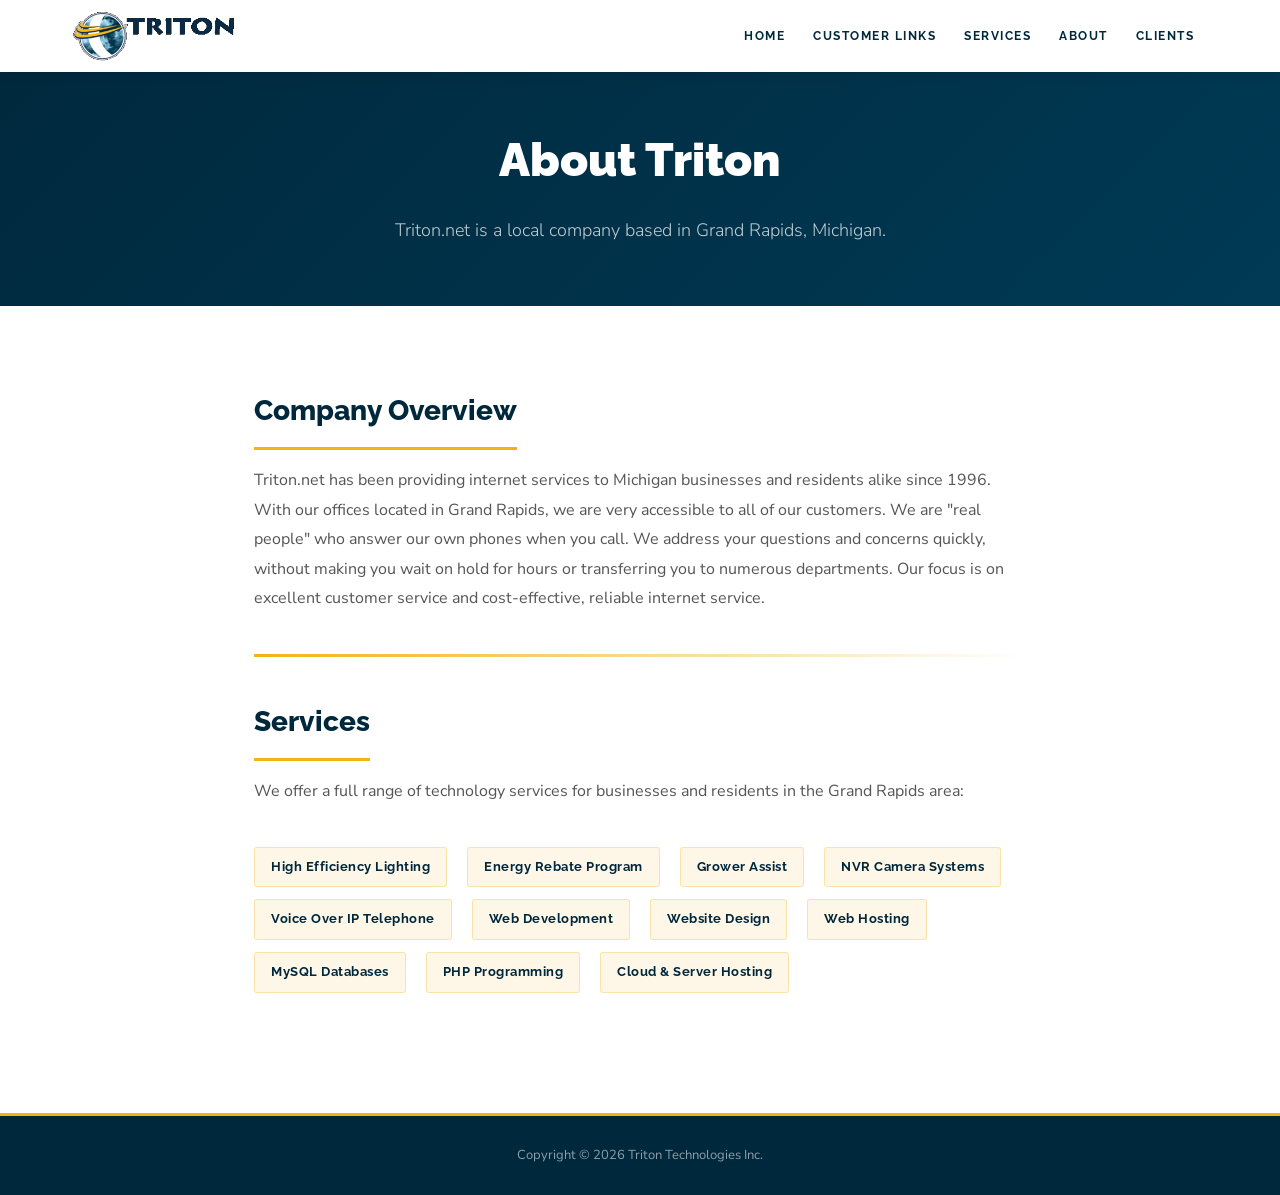
<file: about.html>
<!DOCTYPE html>
<html lang="en">
<head>
  <meta charset="UTF-8"/>
  <meta name="viewport" content="width=device-width, initial-scale=1.0"/>
  <title>About Triton &#8211; Triton Technologies Inc.</title>
  <link rel="icon" type="image/png" href="[data-uri]"/>
  <link href="https://fonts.googleapis.com/css2?family=Raleway:wght@300;400;600;700;800;900&family=Nunito+Sans:wght@300;400;600;700&display=swap" rel="stylesheet"/>
  <style>

    :root{--gold:#f0b414;--gold-dark:#d49e0e;--navy:#00283c;--navy-mid:#003a55;--navy-lt:#004f72;--gray-bg:#f5f7fa;--text:#444;--light:#777}
    *,*::before,*::after{box-sizing:border-box;margin:0;padding:0}
    html{scroll-behavior:smooth}
    body{font-family:'Nunito Sans',sans-serif;color:var(--text);background:#fff;line-height:1.75;overflow-x:hidden}
    a{text-decoration:none;color:inherit}
    #site-header{position:fixed;top:0;left:0;right:0;z-index:9999;background:#fff;box-shadow:0 2px 12px rgba(0,0,0,.1)}
    .header-inner{max-width:1200px;margin:0 auto;display:flex;align-items:center;justify-content:space-between;padding:0 32px;height:72px}
    .site-branding img{height:52px;width:auto;display:block}
    .main-nav{display:flex;align-items:center}
    .main-nav>a,.nav-dropdown>a{display:block;padding:24px 14px;font-family:'Raleway',sans-serif;font-size:12px;font-weight:700;letter-spacing:1.5px;text-transform:uppercase;color:var(--navy);transition:color .2s;position:relative}
    .main-nav>a::after{content:'';position:absolute;bottom:14px;left:14px;right:14px;height:2px;background:var(--gold);transform:scaleX(0);transition:transform .25s;border-radius:1px}
    .main-nav>a:hover{color:var(--gold)}
    .main-nav>a:hover::after{transform:scaleX(1)}
    .nav-dropdown{position:relative}
    .nav-dropdown>a{color:var(--navy)}
    .nav-dropdown>a:hover{color:var(--gold)}
    .dropdown-menu{display:none;position:absolute;top:100%;left:0;background:#fff;min-width:188px;border-top:2px solid var(--gold);box-shadow:0 8px 28px rgba(0,0,0,.12)}
    .nav-dropdown:hover .dropdown-menu{display:block}
    .dropdown-menu a{display:block;padding:10px 18px;font-family:'Raleway',sans-serif;font-size:11px;font-weight:600;letter-spacing:1px;text-transform:uppercase;color:var(--navy);border-bottom:1px solid #f0f0f0;transition:color .2s,background .2s}
    .dropdown-menu a:hover{background:#fafafa;color:var(--gold)}
    .nav-cta{margin-left:10px;background:var(--gold)!important;color:var(--navy)!important;padding:9px 22px!important;border-radius:3px;font-weight:800!important}
    .nav-cta:hover{background:var(--gold-dark)!important}
    .nav-cta::after{display:none!important}
    footer{background:var(--navy);border-top:3px solid var(--gold);color:rgba(255,255,255,.55);text-align:center;padding:28px 20px;font-size:13px}
    footer a{color:var(--gold);transition:color .2s}
    footer a:hover{color:var(--gold-dark)}
    @media(max-width:768px){.header-inner{padding:0 16px}.main-nav>a,.nav-dropdown>a{padding:24px 9px;font-size:11px;letter-spacing:1px}.nav-cta{display:none}}

    .page-hero{background:linear-gradient(135deg,var(--navy) 0%,var(--navy-mid) 100%);min-height:280px;display:flex;align-items:center;padding:120px 24px 60px;text-align:center}
    .page-hero-inner{max-width:700px;margin:0 auto}
    .page-hero h1{font-family:'Raleway',sans-serif;font-size:clamp(28px,4vw,46px);font-weight:900;color:#fff;margin-bottom:14px}
    .page-hero p{font-size:18px;color:rgba(255,255,255,.75);font-weight:300}
    .about-wrap{max-width:820px;margin:0 auto;padding:80px 24px}
    .about-wrap h2{font-family:'Raleway',sans-serif;font-size:clamp(20px,2.5vw,28px);font-weight:800;color:var(--navy);margin-bottom:16px;padding-bottom:12px;border-bottom:3px solid var(--gold);display:inline-block}
    .about-wrap p{font-size:16px;color:#555;line-height:1.85;margin-bottom:40px}
    .about-wrap ul{list-style:none;display:flex;flex-wrap:wrap;gap:12px 20px;margin-bottom:40px}
    .about-wrap ul li{background:rgba(240,180,20,.1);border:1px solid rgba(240,180,20,.3);border-radius:3px;padding:8px 16px;font-family:'Raleway',sans-serif;font-size:13px;font-weight:700;letter-spacing:.5px;color:var(--navy)}
    .about-divider{height:3px;background:linear-gradient(to right,var(--gold),transparent);margin:40px 0}
  </style>
</head>
<body>

<header id="site-header">
  <div class="header-inner">
    <div class="site-branding">
      <a href="index.html"><img src='[data-uri]' alt="Triton Technologies Inc."/></a>
    </div>
    <nav class="main-nav">
      <a href="index.html">Home</a>
      <div class="nav-dropdown">
        <a href="#">Customer Links</a>
        <div class="dropdown-menu">
          <a href="http://webmail.triton.net" target="_blank">Webmail</a>
          <a href="paybill.html">Pay My Bill</a>
          <a href="policy.html">Use Policy</a>
          <a href="https://whatismyip.com" target="_blank">What is my IP?</a>
        </div>
      </div>
      <div class="nav-dropdown">
        <a href="#">Services</a>
        <div class="dropdown-menu">
          <a href="tti-ga.html">Grower Assistant TTI-GA</a>
          <a href="tti-nvr.html">Camera NVR - TTI-NVR</a>
          <a href="tti-voip.html">Phone VOIP/PBX TTI-VOIP</a>
        </div>
      </div>
      <a href="about.html">About</a>
      <a href="index.html#clients">Clients</a>

    </nav>
  </div>
</header>

<div class="page-hero">
  <div class="page-hero-inner">
    <h1>About Triton</h1>
    <p>Triton.net is a local company based in Grand Rapids, Michigan.</p>
  </div>
</div>
<div class="about-wrap">
  <h2>Company Overview</h2>
  <p>Triton.net has been providing internet services to Michigan businesses and residents alike since 1996. With our offices located in Grand Rapids, we are very accessible to all of our customers. We are "real people" who answer our own phones when you call. We address your questions and concerns quickly, without making you wait on hold for hours or transferring you to numerous departments. Our focus is on excellent customer service and cost-effective, reliable internet service.</p>
  <div class="about-divider"></div>
  <h2>Services</h2>
  <p>We offer a full range of technology services for businesses and residents in the Grand Rapids area:</p>
  <ul>
    <li>High Efficiency Lighting</li>
    <li>Energy Rebate Program</li>
    <li>Grower Assist</li>
    <li>NVR Camera Systems</li>
    <li>Voice Over IP Telephone</li>
    <li>Web Development</li>
    <li>Website Design</li>
    <li>Web Hosting</li>
    <li>MySQL Databases</li>
    <li>PHP Programming</li>
    <li>Cloud &amp; Server Hosting</li>
  </ul>
</div>
<footer><p>Copyright &copy; 2026 Triton Technologies Inc.</p></footer>
</body></html>
</file>
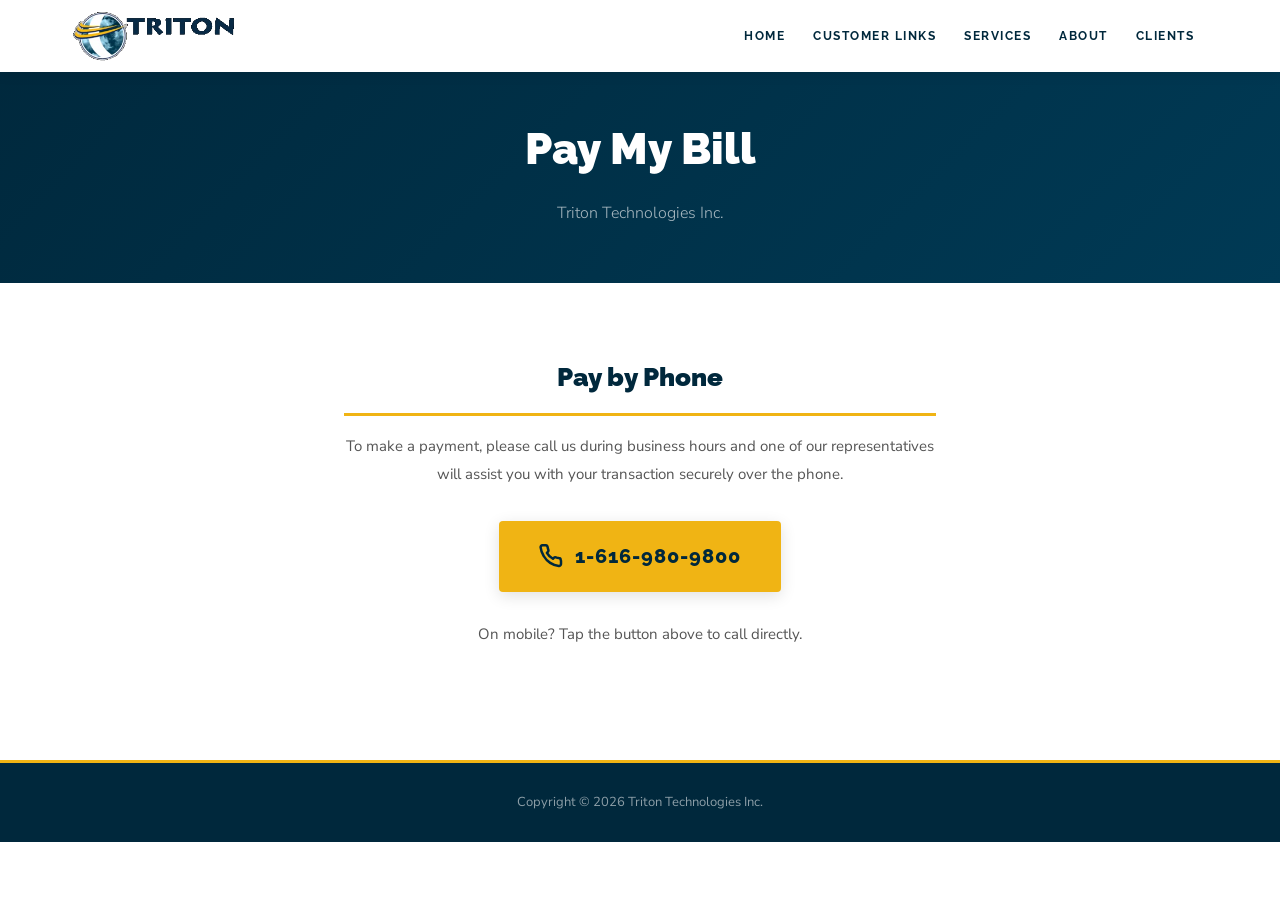
<file: paybill.html>
<!DOCTYPE html>
<html lang="en">
<head>
  <meta charset="UTF-8"/>
  <meta name="viewport" content="width=device-width, initial-scale=1.0"/>
  <title>Pay My Bill &mdash; Triton Technologies Inc.</title>
  <link rel="icon" type="image/png" href="[data-uri]"/>
  <link href="https://fonts.googleapis.com/css2?family=Raleway:wght@300;400;600;700;800;900&family=Nunito+Sans:wght@300;400;600;700&display=swap" rel="stylesheet"/>
  <style>
    :root{--gold:#f0b414;--gold-dark:#d49e0e;--navy:#00283c;--navy-mid:#003a55;--gray-bg:#f5f7fa;--text:#444}
    *,*::before,*::after{box-sizing:border-box;margin:0;padding:0}
    html{scroll-behavior:smooth}
    body{font-family:'Nunito Sans',sans-serif;color:var(--text);background:#fff;line-height:1.75;overflow-x:hidden}
    a{text-decoration:none;color:inherit}
    #site-header{position:fixed;top:0;left:0;right:0;z-index:9999;background:#fff;box-shadow:0 2px 12px rgba(0,0,0,.1)}
    .header-inner{max-width:1200px;margin:0 auto;display:flex;align-items:center;justify-content:space-between;padding:0 32px;height:72px}
    .site-branding img{height:52px;width:auto;display:block}
    .main-nav{display:flex;align-items:center}
    .main-nav>a,.nav-dropdown>a{display:block;padding:24px 14px;font-family:'Raleway',sans-serif;font-size:12px;font-weight:700;letter-spacing:1.5px;text-transform:uppercase;color:var(--navy);transition:color .2s;position:relative}
    .main-nav>a::after{content:'';position:absolute;bottom:14px;left:14px;right:14px;height:2px;background:var(--gold);transform:scaleX(0);transition:transform .25s;border-radius:1px}
    .main-nav>a:hover{color:var(--gold)}
    .main-nav>a:hover::after{transform:scaleX(1)}
    .nav-dropdown{position:relative}
    .nav-dropdown>a{color:var(--navy)}
    .nav-dropdown>a:hover{color:var(--gold)}
    .dropdown-menu{display:none;position:absolute;top:100%;left:0;background:#fff;min-width:188px;border-top:2px solid var(--gold);box-shadow:0 8px 28px rgba(0,0,0,.12)}
    .nav-dropdown:hover .dropdown-menu{display:block}
    .dropdown-menu a{display:block;padding:10px 18px;font-family:'Raleway',sans-serif;font-size:11px;font-weight:600;letter-spacing:1px;text-transform:uppercase;color:var(--navy);border-bottom:1px solid #f0f0f0;transition:color .2s,background .2s}
    .dropdown-menu a:hover{background:#fafafa;color:var(--gold)}
    .nav-cta{margin-left:10px;background:var(--gold)!important;color:var(--navy)!important;padding:9px 22px!important;border-radius:3px;font-weight:800!important}
    .nav-cta:hover{background:var(--gold-dark)!important}
    .nav-cta::after{display:none!important}
    footer{background:var(--navy);border-top:3px solid var(--gold);color:rgba(255,255,255,.55);text-align:center;padding:28px 20px;font-size:13px}
    footer a{color:var(--gold);transition:color .2s}
    footer a:hover{color:var(--gold-dark)}
    @media(max-width:768px){.header-inner{padding:0 16px}.main-nav>a,.nav-dropdown>a{padding:24px 9px;font-size:11px;letter-spacing:1px}.nav-cta{display:none}}
    .page-hero{background:linear-gradient(135deg,var(--navy) 0%,var(--navy-mid) 100%);min-height:240px;display:flex;align-items:center;padding:110px 24px 56px;text-align:center}
    .page-hero-inner{max-width:700px;margin:0 auto}
    .page-hero h1{font-family:'Raleway',sans-serif;font-size:clamp(28px,4vw,44px);font-weight:900;color:#fff;margin-bottom:12px}
    .page-hero p{font-size:16px;color:rgba(255,255,255,.65);font-weight:300}
    .bill-wrap{max-width:640px;margin:0 auto;padding:72px 24px 80px;text-align:center}
    .bill-wrap h2{font-family:'Raleway',sans-serif;font-size:26px;font-weight:900;color:var(--navy);margin-bottom:16px;padding-bottom:12px;border-bottom:3px solid var(--gold)}
    .bill-wrap p{font-size:15px;color:#555;line-height:1.9;margin-bottom:32px}
    .call-btn{display:inline-flex;align-items:center;gap:12px;background:var(--gold);color:var(--navy);font-family:'Raleway',sans-serif;font-size:20px;font-weight:800;letter-spacing:1px;padding:18px 40px;border-radius:4px;transition:background .2s,transform .15s;box-shadow:0 4px 16px rgba(0,0,0,.12)}
    .call-btn:hover{background:var(--gold-dark);transform:translateY(-2px)}
    .call-btn svg{flex-shrink:0}
    .bill-note{margin-top:28px;font-size:13px;color:#888}
    @media(max-width:600px){.bill-wrap{padding:48px 16px 60px}.call-btn{font-size:17px;padding:15px 28px}}
  </style>
</head>
<body>
<header id="site-header">
  <div class="header-inner">
    <div class="site-branding"><a href="index.html"><img src="[data-uri]" alt="Triton Technologies Inc."/></a></div>
    <nav class="main-nav">
      <a href="index.html">Home</a>
      <div class="nav-dropdown">
        <a href="#">Customer Links</a>
        <div class="dropdown-menu">
          <a href="http://webmail.triton.net" target="_blank">Webmail</a>
          <a href="paybill.html">Pay My Bill</a>
          <a href="policy.html">Use Policy</a>
          <a href="https://whatismyip.com" target="_blank">What is my IP?</a>
        </div>
      </div>
      <div class="nav-dropdown">
        <a href="#">Services</a>
        <div class="dropdown-menu">
          <a href="tti-ga.html">Grower Assistant TTI-GA</a>
          <a href="tti-nvr.html">Camera NVR - TTI-NVR</a>
          <a href="tti-voip.html">Phone VOIP/PBX TTI-VOIP</a>
        </div>
      </div>
      <a href="about.html">About</a>
      <a href="index.html#clients">Clients</a>

    </nav>
  </div>
</header>

<div class="page-hero">
  <div class="page-hero-inner">
    <h1>Pay My Bill</h1>
    <p>Triton Technologies Inc.</p>
  </div>
</div>

<div class="bill-wrap">
  <h2>Pay by Phone</h2>
  <p>To make a payment, please call us during business hours and one of our representatives will assist you with your transaction securely over the phone.</p>
  <a href="tel:6169809800" class="call-btn">
    <svg xmlns="http://www.w3.org/2000/svg" width="24" height="24" viewBox="0 0 24 24" fill="none" stroke="currentColor" stroke-width="2.5" stroke-linecap="round" stroke-linejoin="round"><path d="M22 16.92v3a2 2 0 0 1-2.18 2 19.79 19.79 0 0 1-8.63-3.07A19.5 19.5 0 0 1 4.69 12 19.79 19.79 0 0 1 1.61 3.42 2 2 0 0 1 3.59 1.22h3a2 2 0 0 1 2 1.72c.127.96.361 1.903.7 2.81a2 2 0 0 1-.45 2.11L7.91 8.77a16 16 0 0 0 6 6l.92-.92a2 2 0 0 1 2.11-.45c.907.339 1.85.573 2.81.7A2 2 0 0 1 21.73 16z"/></svg>
    1-616-980-9800
  </a>
  <p class="bill-note">On mobile? Tap the button above to call directly.</p>
</div>

<footer><p>Copyright &copy; 2026 Triton Technologies Inc.</p></footer>
</body>
</html>
</file>
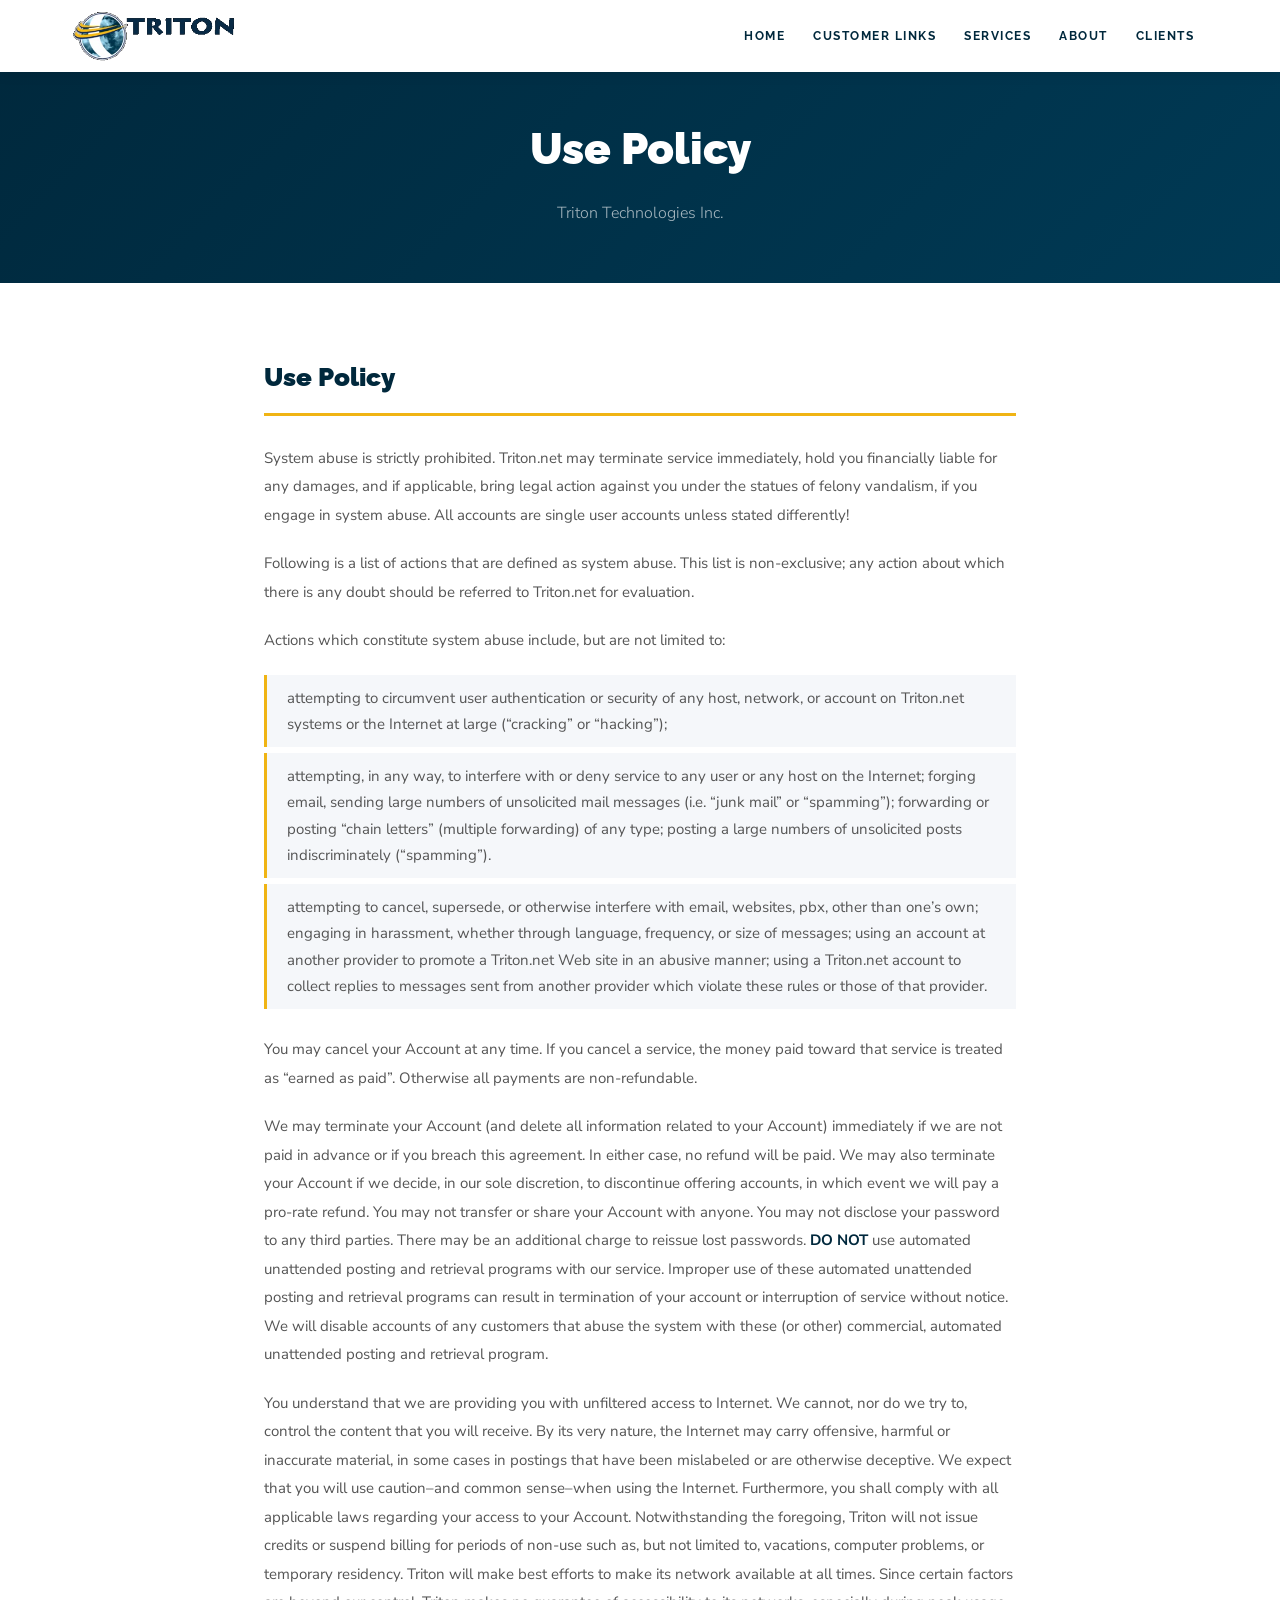
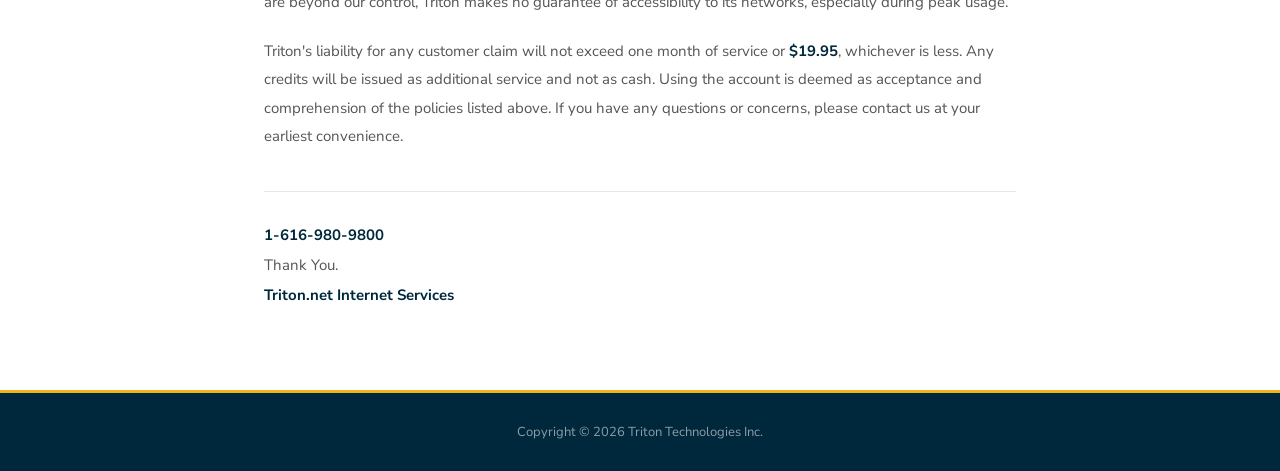
<file: policy.html>
<!DOCTYPE html>
<html lang="en">
<head>
  <meta charset="UTF-8"/>
  <meta name="viewport" content="width=device-width, initial-scale=1.0"/>
  <title>Use Policy &mdash; Triton Technologies Inc.</title>
  <link rel="icon" type="image/png" href="[data-uri]"/>
  <link href="https://fonts.googleapis.com/css2?family=Raleway:wght@300;400;600;700;800;900&family=Nunito+Sans:wght@300;400;600;700&display=swap" rel="stylesheet"/>
  <style>
    :root{--gold:#f0b414;--gold-dark:#d49e0e;--navy:#00283c;--navy-mid:#003a55;--gray-bg:#f5f7fa;--text:#444}
    *,*::before,*::after{box-sizing:border-box;margin:0;padding:0}
    html{scroll-behavior:smooth}
    body{font-family:'Nunito Sans',sans-serif;color:var(--text);background:#fff;line-height:1.75;overflow-x:hidden}
    a{text-decoration:none;color:inherit}
    #site-header{position:fixed;top:0;left:0;right:0;z-index:9999;background:#fff;box-shadow:0 2px 12px rgba(0,0,0,.1)}
    .header-inner{max-width:1200px;margin:0 auto;display:flex;align-items:center;justify-content:space-between;padding:0 32px;height:72px}
    .site-branding img{height:52px;width:auto;display:block}
    .main-nav{display:flex;align-items:center}
    .main-nav>a,.nav-dropdown>a{display:block;padding:24px 14px;font-family:'Raleway',sans-serif;font-size:12px;font-weight:700;letter-spacing:1.5px;text-transform:uppercase;color:var(--navy);transition:color .2s;position:relative}
    .main-nav>a::after{content:'';position:absolute;bottom:14px;left:14px;right:14px;height:2px;background:var(--gold);transform:scaleX(0);transition:transform .25s;border-radius:1px}
    .main-nav>a:hover{color:var(--gold)}
    .main-nav>a:hover::after{transform:scaleX(1)}
    .nav-dropdown{position:relative}
    .nav-dropdown>a{color:var(--navy)}
    .nav-dropdown>a:hover{color:var(--gold)}
    .dropdown-menu{display:none;position:absolute;top:100%;left:0;background:#fff;min-width:188px;border-top:2px solid var(--gold);box-shadow:0 8px 28px rgba(0,0,0,.12)}
    .nav-dropdown:hover .dropdown-menu{display:block}
    .dropdown-menu a{display:block;padding:10px 18px;font-family:'Raleway',sans-serif;font-size:11px;font-weight:600;letter-spacing:1px;text-transform:uppercase;color:var(--navy);border-bottom:1px solid #f0f0f0;transition:color .2s,background .2s}
    .dropdown-menu a:hover{background:#fafafa;color:var(--gold)}
    .nav-cta{margin-left:10px;background:var(--gold)!important;color:var(--navy)!important;padding:9px 22px!important;border-radius:3px;font-weight:800!important}
    .nav-cta:hover{background:var(--gold-dark)!important}
    .nav-cta::after{display:none!important}
    footer{background:var(--navy);border-top:3px solid var(--gold);color:rgba(255,255,255,.55);text-align:center;padding:28px 20px;font-size:13px}
    footer a{color:var(--gold);transition:color .2s}
    footer a:hover{color:var(--gold-dark)}
    @media(max-width:768px){.header-inner{padding:0 16px}.main-nav>a,.nav-dropdown>a{padding:24px 9px;font-size:11px;letter-spacing:1px}.nav-cta{display:none}}
    .page-hero{background:linear-gradient(135deg,var(--navy) 0%,var(--navy-mid) 100%);min-height:240px;display:flex;align-items:center;padding:110px 24px 56px;text-align:center}
    .page-hero-inner{max-width:700px;margin:0 auto}
    .page-hero h1{font-family:'Raleway',sans-serif;font-size:clamp(28px,4vw,44px);font-weight:900;color:#fff;margin-bottom:12px}
    .page-hero p{font-size:16px;color:rgba(255,255,255,.65);font-weight:300}
    .policy-wrap{max-width:800px;margin:0 auto;padding:72px 24px 80px}
    .policy-wrap h2{font-family:'Raleway',sans-serif;font-size:26px;font-weight:900;color:var(--navy);margin-bottom:28px;padding-bottom:12px;border-bottom:3px solid var(--gold)}
    .policy-wrap p{font-size:15px;color:#555;line-height:1.9;margin-bottom:20px}
    .policy-wrap p strong{color:var(--navy)}
    .policy-wrap ul{margin:0 0 20px 0;padding-left:0;list-style:none;display:flex;flex-direction:column;gap:0}
    .policy-wrap ul li{font-size:15px;color:#555;line-height:1.75;padding:10px 16px 10px 20px;border-left:3px solid var(--gold);background:var(--gray-bg);margin-bottom:6px}
    .policy-sign{margin-top:40px;padding-top:28px;border-top:1px solid #e5e7eb;font-size:15px;color:#555;line-height:2}
    .policy-sign strong{color:var(--navy)}
    @media(max-width:600px){.policy-wrap{padding:48px 16px 60px}}
</style>
</head>
<body>
<header id="site-header">
  <div class="header-inner">
    <div class="site-branding"><a href="index.html"><img src="[data-uri]" alt="Triton Technologies Inc."/></a></div>
    <nav class="main-nav">
      <a href="index.html">Home</a>
      <div class="nav-dropdown">
        <a href="#">Customer Links</a>
        <div class="dropdown-menu">
          <a href="http://webmail.triton.net" target="_blank">Webmail</a>
          <a href="paybill.html">Pay My Bill</a>
          <a href="policy.html">Use Policy</a>
          <a href="https://whatismyip.com" target="_blank">What is my IP?</a>
        </div>
      </div>
      <div class="nav-dropdown">
        <a href="#">Services</a>
        <div class="dropdown-menu">
          <a href="tti-ga.html">Grower Assistant TTI-GA</a>
          <a href="tti-nvr.html">Camera NVR - TTI-NVR</a>
          <a href="tti-voip.html">Phone VOIP/PBX TTI-VOIP</a>
        </div>
      </div>
      <a href="about.html">About</a>
      <a href="index.html#clients">Clients</a>

    </nav>
  </div>
</header>

<div class="page-hero">
  <div class="page-hero-inner">
    <h1>Use Policy</h1>
    <p>Triton Technologies Inc.</p>
  </div>
</div>

<div class="policy-wrap">

  <h2>Use Policy</h2>

  <p>System abuse is strictly prohibited. Triton.net may terminate service immediately, hold you financially liable for any damages, and if applicable, bring legal action against you under the statues of felony vandalism, if you engage in system abuse. All accounts are single user accounts unless stated differently!</p>

  <p>Following is a list of actions that are defined as system abuse. This list is non-exclusive; any action about which there is any doubt should be referred to Triton.net for evaluation.</p>

  <p>Actions which constitute system abuse include, but are not limited to:</p>

  <ul>
    <li>attempting to circumvent user authentication or security of any host, network, or account on Triton.net systems or the Internet at large (&ldquo;cracking&rdquo; or &ldquo;hacking&rdquo;);</li>
    <li>attempting, in any way, to interfere with or deny service to any user or any host on the Internet; forging email, sending large numbers of unsolicited mail messages (i.e. &ldquo;junk mail&rdquo; or &ldquo;spamming&rdquo;); forwarding or posting &ldquo;chain letters&rdquo; (multiple forwarding) of any type; posting a large numbers of unsolicited posts indiscriminately (&ldquo;spamming&rdquo;).</li>
    <li>attempting to cancel, supersede, or otherwise interfere with email, websites, pbx, other than one&rsquo;s own; engaging in harassment, whether through language, frequency, or size of messages; using an account at another provider to promote a Triton.net Web site in an abusive manner; using a Triton.net account to collect replies to messages sent from another provider which violate these rules or those of that provider.</li>
  </ul>

  <p>You may cancel your Account at any time. If you cancel a service, the money paid toward that service is treated as &ldquo;earned as paid&rdquo;. Otherwise all payments are non-refundable.</p>

  <p>We may terminate your Account (and delete all information related to your Account) immediately if we are not paid in advance or if you breach this agreement. In either case, no refund will be paid. We may also terminate your Account if we decide, in our sole discretion, to discontinue offering accounts, in which event we will pay a pro-rate refund. You may not transfer or share your Account with anyone. You may not disclose your password to any third parties. There may be an additional charge to reissue lost passwords. <strong>DO NOT</strong> use automated unattended posting and retrieval programs with our service. Improper use of these automated unattended posting and retrieval programs can result in termination of your account or interruption of service without notice. We will disable accounts of any customers that abuse the system with these (or other) commercial, automated unattended posting and retrieval program.</p>

  <p>You understand that we are providing you with unfiltered access to Internet. We cannot, nor do we try to, control the content that you will receive. By its very nature, the Internet may carry offensive, harmful or inaccurate material, in some cases in postings that have been mislabeled or are otherwise deceptive. We expect that you will use caution&ndash;and common sense&ndash;when using the Internet. Furthermore, you shall comply with all applicable laws regarding your access to your Account. Notwithstanding the foregoing, Triton will not issue credits or suspend billing for periods of non-use such as, but not limited to, vacations, computer problems, or temporary residency. Triton will make best efforts to make its network available at all times. Since certain factors are beyond our control, Triton makes no guarantee of accessibility to its networks, especially during peak usage.</p>

  <p>Triton&#39;s liability for any customer claim will not exceed one month of service or <strong>$19.95</strong>, whichever is less. Any credits will be issued as additional service and not as cash. Using the account is deemed as acceptance and comprehension of the policies listed above. If you have any questions or concerns, please contact us at your earliest convenience.</p>

  <div class="policy-sign">
    <strong>1-616-980-9800</strong><br/>
    Thank You.<br/>
    <strong>Triton.net Internet Services</strong>
  </div>

</div>

<footer><p>Copyright &copy; 2026 Triton Technologies Inc.</p></footer>
</body>
</html>
</file>
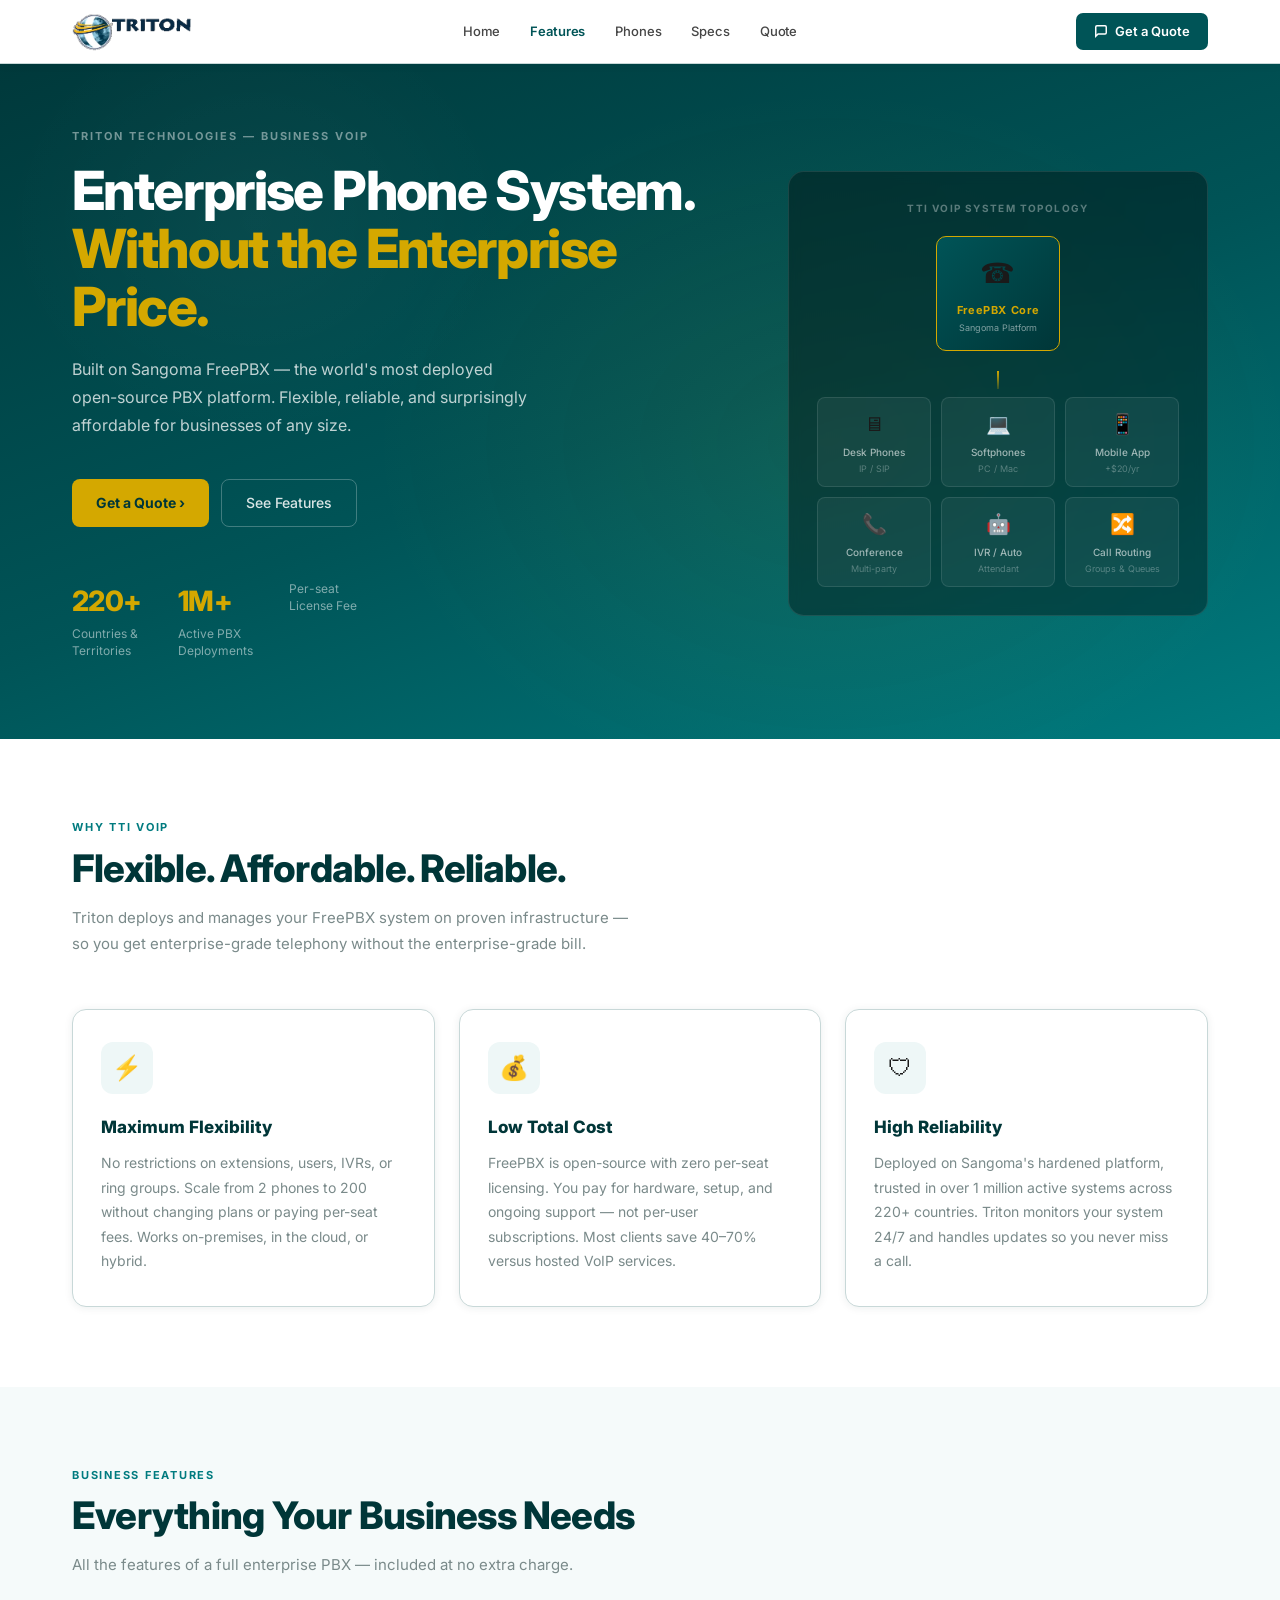
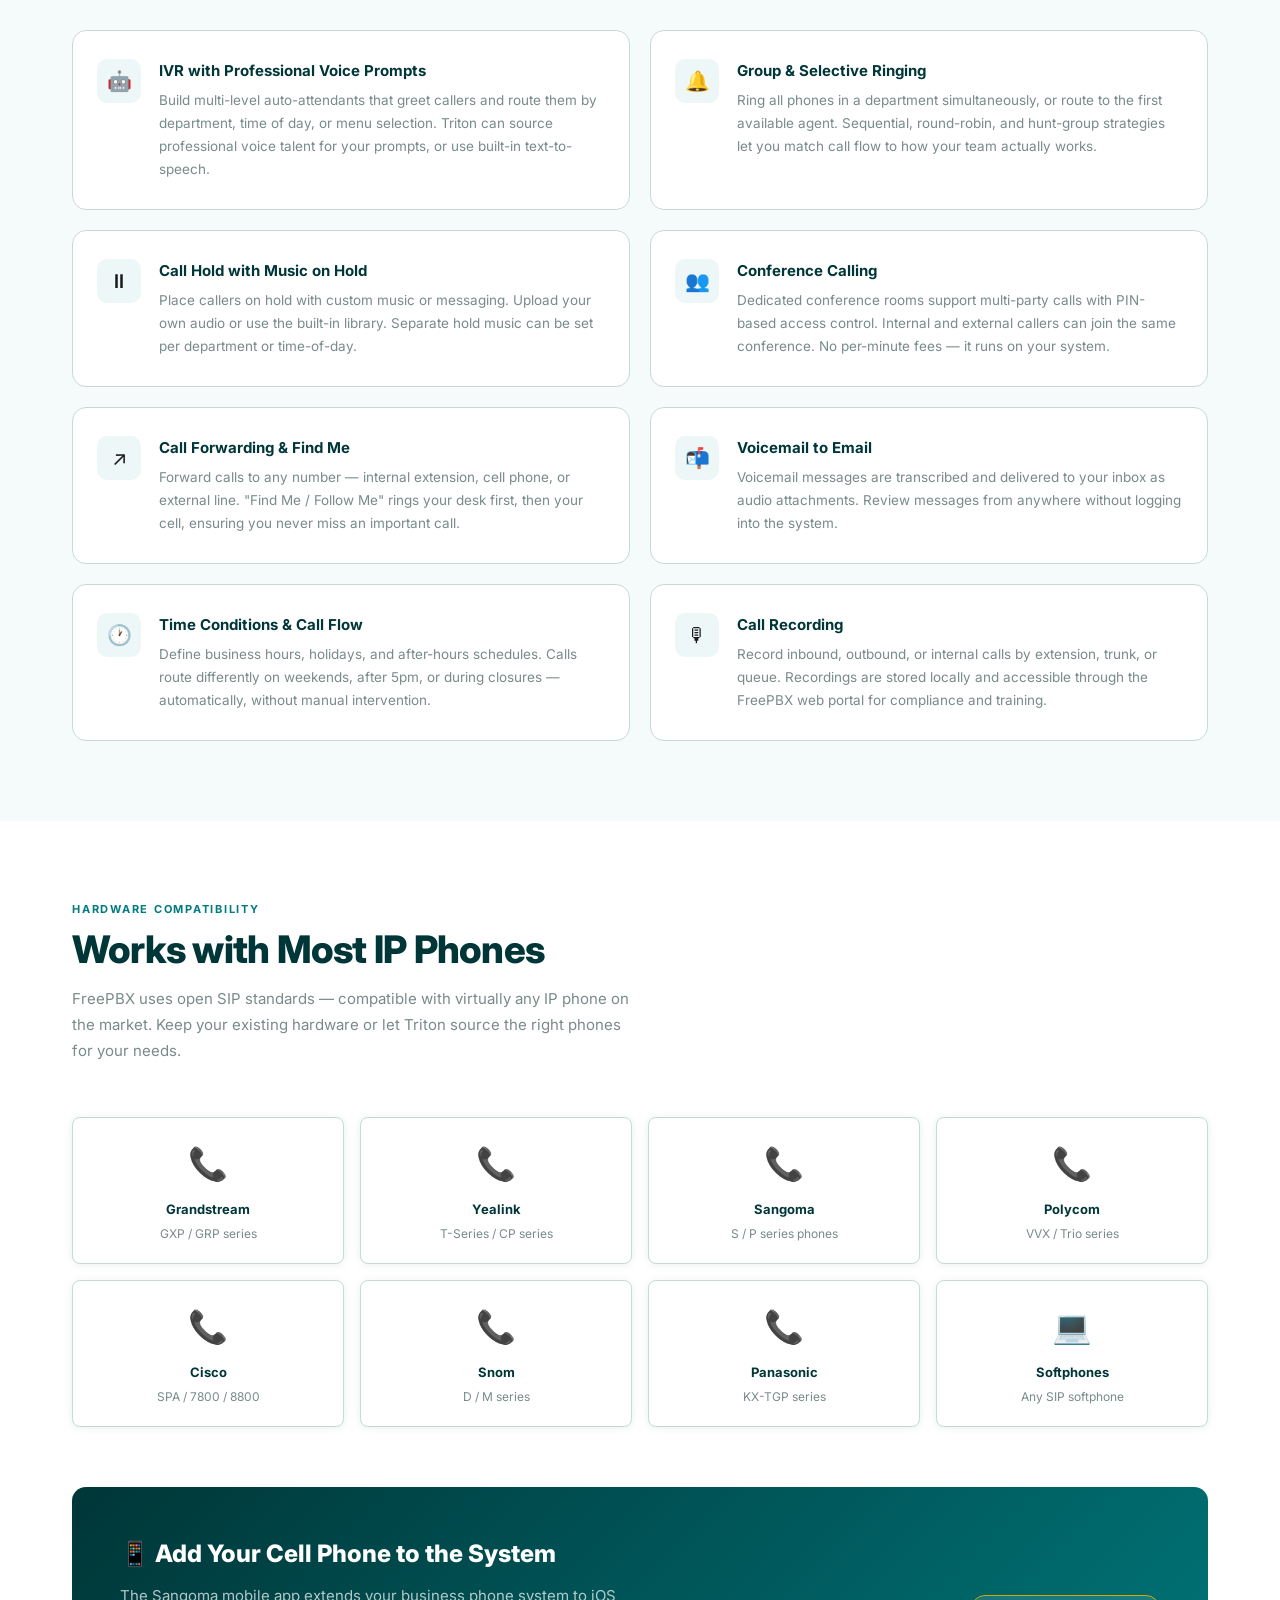
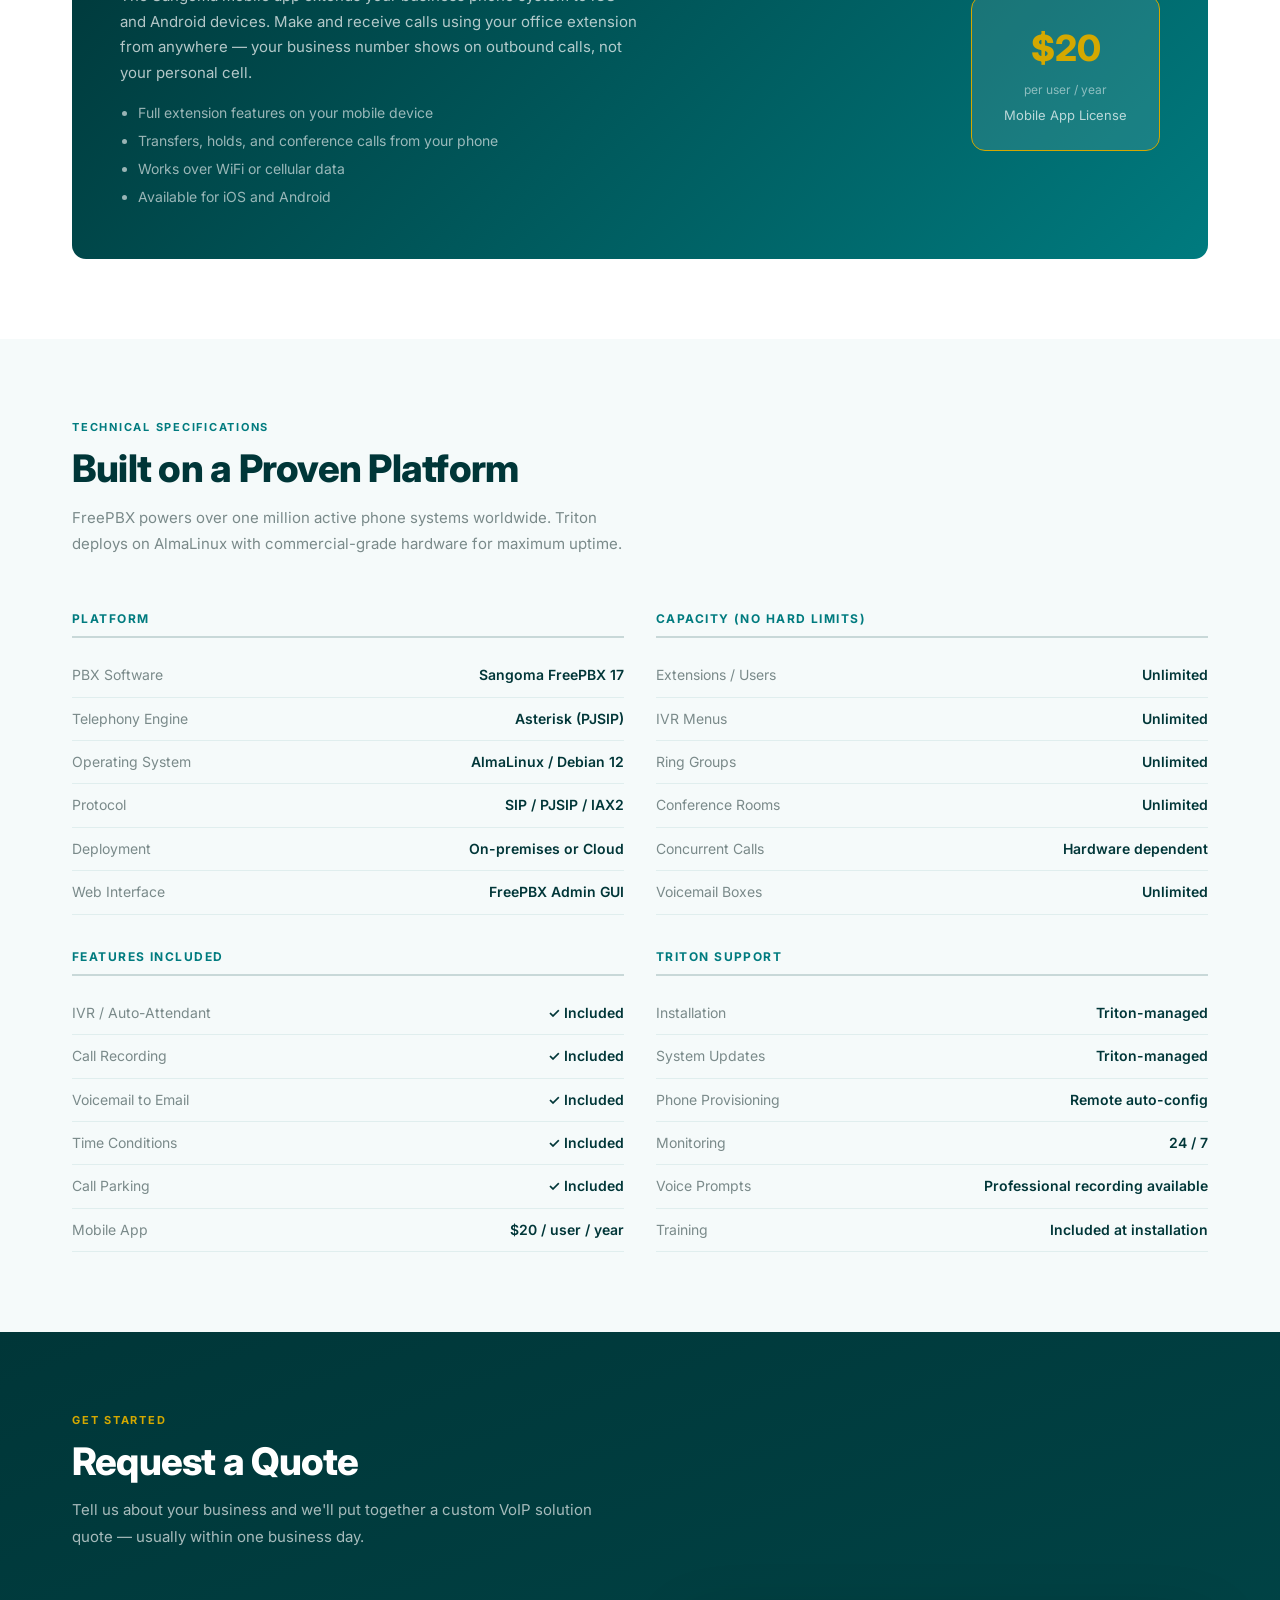
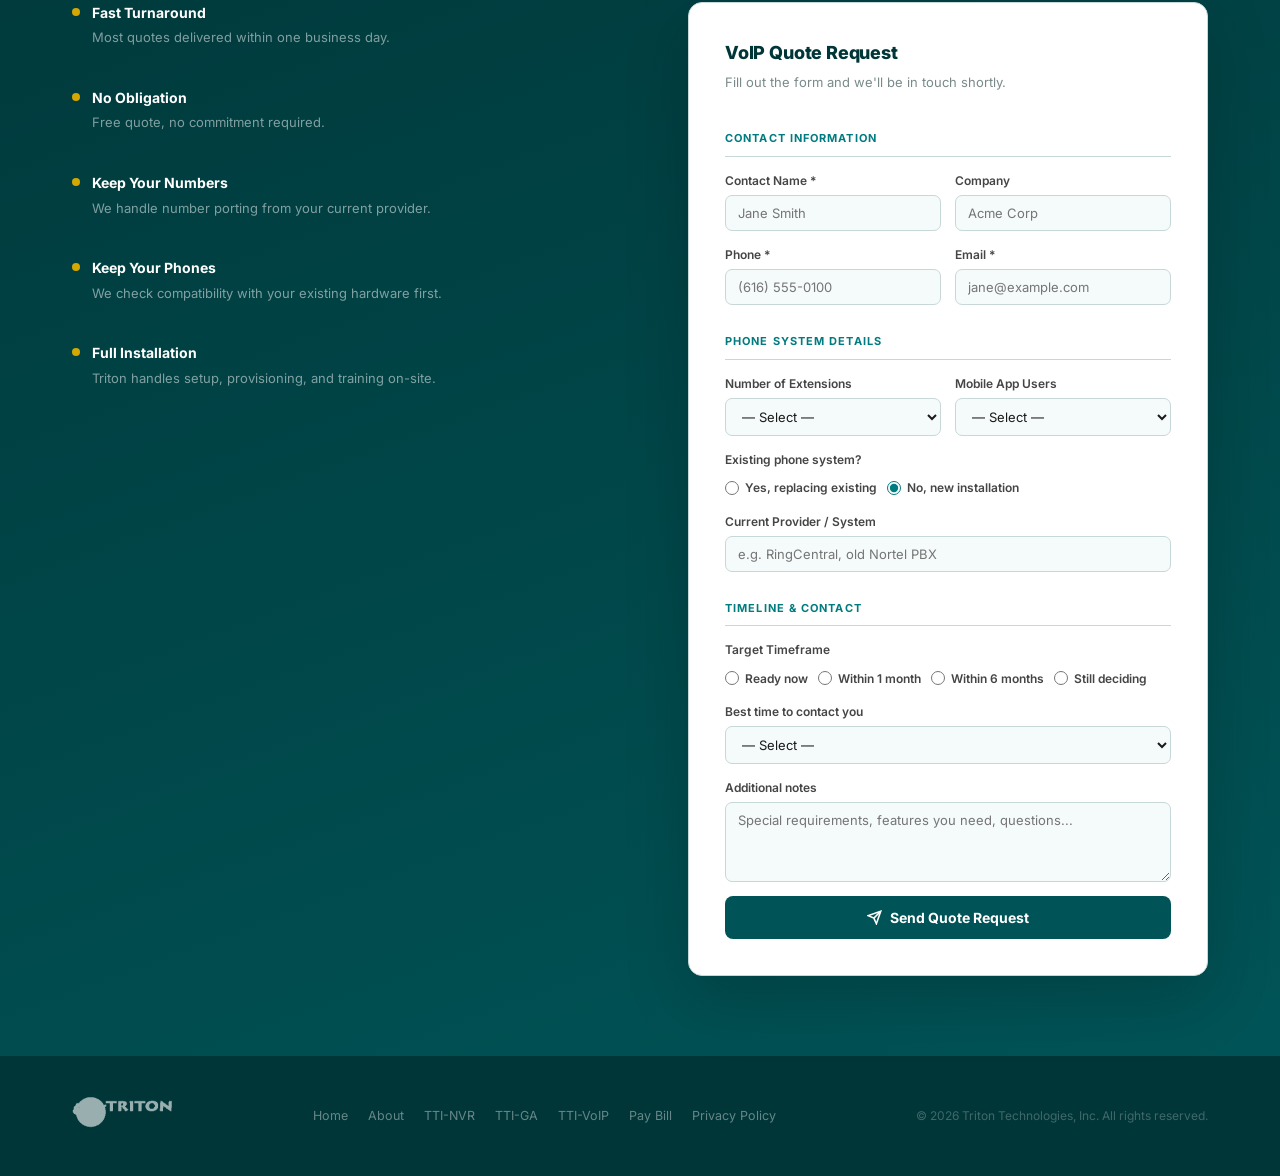
<file: tti-voip.html>
<!DOCTYPE html>
<html lang="en">
<head>
<meta charset="UTF-8">
<meta name="viewport" content="width=device-width, initial-scale=1.0">
<title>Business VoIP Phone System (TTI-VoIP) — Triton Technologies, Inc.</title>
<link rel="icon" type="image/png" href="[data-uri]
"/>
<link href="https://fonts.googleapis.com/css2?family=Raleway:wght@700;800;900&display=swap" rel="stylesheet"/>
<link href="https://fonts.googleapis.com/css2?family=Inter:wght@300;400;500;600;700;800&family=JetBrains+Mono:wght@400;500&display=swap" rel="stylesheet">
<style>
*,*::before,*::after{box-sizing:border-box;margin:0;padding:0;}
html{scroll-behavior:smooth;}
:root{
  --teal:#007B7F; --teal-dk:#005457; --teal-dp:#003638; --teal-lt:#EEF7F7;
  --yellow:#D4A800; --yellow-lt:#fffbeb;
  --navy:#005457; --navy-dk:#003638; --navy-md:#007B7F; --navy-lt:#EEF7F7;
  --white:#ffffff; --off:#F5FAFA; --dark:#1A1A1A; --mid:#454545; --muted:#7A8A8A;
  --rule:#C8D8D8; --rule-lt:#E0EEEE;
  --sh:0 1px 8px rgba(0,54,56,.08); --sh-md:0 4px 20px rgba(0,54,56,.12);
  --sh-lg:0 12px 40px rgba(0,54,56,.16); --sh-xl:0 24px 64px rgba(0,0,0,.18);
  --r:8px; --r-lg:14px;
  --font:'Inter',sans-serif; --mono:'JetBrains Mono',monospace;
}
body{font-family:var(--font);color:var(--dark);background:var(--white);overflow-x:hidden;line-height:1.6;}

/* NAV */
nav{position:fixed;top:0;left:0;right:0;z-index:1000;background:var(--white);border-bottom:1px solid var(--rule);box-shadow:var(--sh);height:64px;}
.nav-inner{max-width:1200px;margin:0 auto;height:100%;padding:0 32px;display:flex;align-items:center;justify-content:space-between;}
.nav-logo{display:flex;align-items:center;cursor:pointer;text-decoration:none;}
.nav-logo img{height:38px;display:block;}
.nav-links{display:flex;align-items:center;gap:2px;}
.nl{font-size:13px;font-weight:500;color:var(--mid);padding:6px 14px;border-radius:6px;cursor:pointer;transition:color .13s,background .13s;border:none;background:none;font-family:var(--font);letter-spacing:-.01em;text-decoration:none;display:inline-block;}
.nl:hover{color:var(--navy);background:var(--navy-lt);}
.nl.active{color:var(--navy);font-weight:600;}
.nav-cta{margin-left:8px;background:var(--navy);color:var(--white);font-size:13px;font-weight:600;padding:8px 18px;border-radius:7px;cursor:pointer;border:none;display:inline-flex;align-items:center;gap:7px;transition:background .13s,transform .13s;font-family:var(--font);text-decoration:none;}
.nav-cta:hover{background:var(--navy-dk);transform:translateY(-1px);}

/* HERO */
.hero{padding:128px 0 80px;background:linear-gradient(160deg,var(--navy-dk) 0%,var(--navy) 55%,var(--teal) 100%);position:relative;overflow:hidden;}
.hero::after{content:'';position:absolute;inset:0;pointer-events:none;background:radial-gradient(ellipse 60% 80% at 65% 60%,rgba(212,168,0,.07) 0%,transparent 60%),radial-gradient(ellipse 40% 60% at 20% 30%,rgba(255,255,255,.03) 0%,transparent 50%);}
.hero-inner{max-width:1200px;margin:0 auto;padding:0 32px;display:grid;grid-template-columns:1fr 420px;gap:80px;align-items:center;position:relative;z-index:1;}
.hero-kicker{font-size:11px;font-weight:700;letter-spacing:.18em;text-transform:uppercase;color:rgba(255,255,255,.45);margin-bottom:16px;}
.hero h1{font-size:clamp(34px,4.5vw,54px);font-weight:800;color:var(--white);line-height:1.08;margin-bottom:18px;letter-spacing:-.03em;}
.hero h1 strong{color:var(--yellow);font-weight:800;}
.hero-sub{font-size:16px;color:rgba(255,255,255,.75);line-height:1.75;margin-bottom:40px;max-width:460px;}
.hero-btns{display:flex;gap:12px;flex-wrap:wrap;margin-bottom:52px;}
.btn-primary{background:var(--yellow);color:var(--navy-dk);font-size:14px;font-weight:700;padding:12px 24px;border-radius:8px;cursor:pointer;border:none;transition:all .14s;display:inline-flex;align-items:center;gap:8px;font-family:var(--font);text-decoration:none;}
.btn-primary:hover{background:#e6bb00;transform:translateY(-2px);box-shadow:0 8px 24px rgba(245,200,0,.3);}
.btn-outline{background:transparent;color:rgba(255,255,255,.85);font-size:14px;font-weight:500;padding:12px 24px;border-radius:8px;cursor:pointer;border:1.5px solid rgba(255,255,255,.25);transition:all .14s;font-family:var(--font);display:inline-flex;align-items:center;gap:8px;text-decoration:none;}
.btn-outline:hover{background:rgba(255,255,255,.07);border-color:rgba(255,255,255,.4);}
.hero-stats{display:flex;gap:36px;flex-wrap:wrap;}
.hero-stat .n{font-size:28px;font-weight:800;color:var(--yellow);letter-spacing:-.02em;}
.hero-stat .l{font-size:12px;color:rgba(255,255,255,.5);margin-top:2px;line-height:1.4;}

/* PBX DIAGRAM */
.pbx-diagram{background:rgba(0,0,0,.35);border-radius:16px;padding:28px;border:1px solid rgba(255,255,255,.1);backdrop-filter:blur(6px);}
.pbx-title{font-size:10px;font-weight:700;letter-spacing:.14em;text-transform:uppercase;color:rgba(255,255,255,.35);text-align:center;margin-bottom:20px;}
.pbx-core{display:flex;align-items:center;justify-content:center;margin-bottom:20px;}
.pbx-box{background:linear-gradient(135deg,var(--teal-dk),var(--navy-dk));border:1.5px solid var(--yellow);border-radius:10px;padding:14px 20px;text-align:center;}
.pbx-box .pbx-icon{font-size:28px;margin-bottom:6px;}
.pbx-box .pbx-label{font-size:11px;font-weight:700;color:var(--yellow);letter-spacing:.06em;}
.pbx-box .pbx-sub{font-size:9px;color:rgba(255,255,255,.5);margin-top:2px;}
.pbx-endpoints{display:grid;grid-template-columns:repeat(3,1fr);gap:10px;}
.pbx-ep{background:rgba(255,255,255,.05);border:1px solid rgba(255,255,255,.1);border-radius:8px;padding:10px 8px;text-align:center;}
.pbx-ep .ep-icon{font-size:20px;margin-bottom:4px;}
.pbx-ep .ep-label{font-size:10px;color:rgba(255,255,255,.6);font-weight:500;}
.pbx-ep .ep-detail{font-size:9px;color:rgba(255,255,255,.3);margin-top:2px;}
.pbx-connector{width:2px;height:18px;background:linear-gradient(to bottom,var(--yellow),rgba(212,168,0,.2));margin:0 auto 8px;}

/* SECTION COMMON */
.section{padding:80px 0;}
.section-inner{max-width:1200px;margin:0 auto;padding:0 32px;}
.sec-kicker{font-size:11px;font-weight:700;letter-spacing:.16em;text-transform:uppercase;color:var(--teal);margin-bottom:10px;}
.sec-title{font-size:clamp(26px,3.5vw,38px);font-weight:800;color:var(--navy-dk);letter-spacing:-.02em;line-height:1.15;margin-bottom:14px;}
.sec-title.lt{color:var(--white);}
.sec-desc{font-size:15px;color:var(--muted);line-height:1.75;max-width:560px;}
.sec-desc.lt{color:rgba(255,255,255,.65);}
.section-head{margin-bottom:52px;}

/* BENEFIT CARDS */
.benefit-grid{display:grid;grid-template-columns:repeat(3,1fr);gap:24px;}
.benefit-card{background:var(--white);border:1px solid var(--rule);border-radius:var(--r-lg);padding:32px 28px;box-shadow:var(--sh);transition:transform .2s,box-shadow .2s;}
.benefit-card:hover{transform:translateY(-5px);box-shadow:var(--sh-lg);}
.benefit-icon{width:52px;height:52px;border-radius:12px;background:var(--navy-lt);display:flex;align-items:center;justify-content:center;font-size:24px;margin-bottom:20px;}
.benefit-card h3{font-size:17px;font-weight:800;color:var(--navy-dk);margin-bottom:10px;}
.benefit-card p{font-size:14px;color:var(--muted);line-height:1.75;}

/* FEATURES */
.section.alt{background:var(--off);}
.features-grid{display:grid;grid-template-columns:repeat(2,1fr);gap:20px;}
.feature-item{background:var(--white);border:1px solid var(--rule);border-radius:var(--r-lg);padding:28px 24px;display:flex;gap:18px;align-items:flex-start;transition:box-shadow .2s;}
.feature-item:hover{box-shadow:var(--sh-md);}
.fi-icon{width:44px;height:44px;border-radius:10px;background:var(--navy-lt);display:flex;align-items:center;justify-content:center;font-size:20px;flex-shrink:0;}
.fi-body h4{font-size:15px;font-weight:700;color:var(--navy-dk);margin-bottom:6px;}
.fi-body p{font-size:13.5px;color:var(--muted);line-height:1.7;}

/* COMPATIBLE PHONES */
.phones-grid{display:grid;grid-template-columns:repeat(4,1fr);gap:16px;margin-top:40px;}
.phone-card{background:var(--white);border:1px solid var(--rule);border-radius:var(--r);padding:20px 16px;text-align:center;box-shadow:var(--sh);}
.phone-card .ph-icon{font-size:32px;margin-bottom:10px;}
.phone-card h4{font-size:13px;font-weight:700;color:var(--navy-dk);margin-bottom:4px;}
.phone-card p{font-size:12px;color:var(--muted);}

/* MOBILE APP BANNER */
.app-banner{background:linear-gradient(135deg,var(--navy-dk),var(--teal));border-radius:var(--r-lg);padding:48px;display:grid;grid-template-columns:1fr auto;gap:40px;align-items:center;margin-top:60px;}
.app-banner h3{font-size:24px;font-weight:800;color:var(--white);margin-bottom:10px;}
.app-banner p{font-size:15px;color:rgba(255,255,255,.7);line-height:1.7;max-width:520px;}
.app-price{background:rgba(255,255,255,.1);border:1.5px solid var(--yellow);border-radius:var(--r-lg);padding:24px 32px;text-align:center;flex-shrink:0;}
.app-price .price-amt{font-size:36px;font-weight:800;color:var(--yellow);}
.app-price .price-period{font-size:12px;color:rgba(255,255,255,.5);margin-top:2px;}
.app-price .price-label{font-size:13px;color:rgba(255,255,255,.7);margin-top:6px;}

/* SPECS */
.specs-grid{display:grid;grid-template-columns:repeat(2,1fr);gap:32px;}
.spec-group h4{font-size:12px;font-weight:700;letter-spacing:.12em;text-transform:uppercase;color:var(--teal);margin-bottom:16px;padding-bottom:8px;border-bottom:2px solid var(--rule);}
.spec-row{display:flex;justify-content:space-between;padding:10px 0;border-bottom:1px solid var(--rule-lt);font-size:14px;}
.spec-row .sk{color:var(--muted);}
.spec-row .sv{color:var(--navy-dk);font-weight:600;text-align:right;}

/* QUOTE */
.section.dark{background:linear-gradient(160deg,var(--navy-dk),var(--teal-dk));}
.quote-wrap{display:grid;grid-template-columns:1fr 520px;gap:48px;align-items:start;margin-top:48px;}
.quote-intro p{font-size:15px;color:rgba(255,255,255,.65);line-height:1.75;margin-bottom:24px;}
.q-bullets{display:flex;flex-direction:column;gap:14px;}
.q-bullet{display:flex;align-items:flex-start;gap:12px;}
.q-bullet-dot{width:8px;height:8px;border-radius:50%;background:var(--yellow);flex-shrink:0;margin-top:6px;}
.q-bullet-text h4{font-size:14px;font-weight:700;color:var(--white);}
.q-bullet-text p{font-size:13px;color:rgba(255,255,255,.5);margin-top:2px;}
.quote-form{background:var(--white);border-radius:var(--r-lg);box-shadow:var(--sh-xl);padding:36px;border:1px solid var(--rule);}
.quote-form h3{font-size:18px;font-weight:800;color:var(--navy-dk);margin-bottom:4px;letter-spacing:-.01em;}
.quote-form .form-sub{font-size:13px;color:var(--muted);margin-bottom:24px;}
.form-divider{font-size:11px;font-weight:700;letter-spacing:.1em;text-transform:uppercase;color:var(--teal);padding:14px 0 8px;border-bottom:1px solid var(--rule);margin-bottom:14px;}
.form-row{display:grid;grid-template-columns:1fr 1fr;gap:14px;margin-bottom:14px;}
.form-row.single{grid-template-columns:1fr;}
.fld{display:flex;flex-direction:column;gap:5px;min-width:0;}
.fld label{font-size:12px;font-weight:600;color:var(--mid);}
.fld input,.fld select,.fld textarea{width:100%;box-sizing:border-box;font-family:var(--font);font-size:13px;color:var(--dark);background:var(--off);border:1.5px solid var(--rule);border-radius:7px;padding:9px 12px;outline:none;transition:border .13s,background .13s;}
.fld input:focus,.fld select:focus,.fld textarea:focus{border-color:var(--teal);background:var(--white);}
.fld textarea{resize:vertical;min-height:80px;}
.radio-group{display:flex;gap:10px;flex-wrap:wrap;padding-top:4px;}
.radio-opt{display:flex;align-items:center;gap:6px;font-size:13px;color:var(--mid);cursor:pointer;}
.radio-opt input{accent-color:var(--teal);width:14px;height:14px;}
.submit-btn{width:100%;background:var(--navy);color:var(--white);font-size:14px;font-weight:700;padding:13px;border-radius:8px;border:none;cursor:pointer;font-family:var(--font);transition:background .13s,transform .13s;margin-top:6px;display:flex;align-items:center;justify-content:center;gap:8px;}
.submit-btn:hover{background:var(--navy-dk);transform:translateY(-1px);}
.submit-btn:disabled{opacity:.6;cursor:not-allowed;transform:none;}
.form-success{display:none;text-align:center;padding:32px 16px;}
.form-success .fs-icon{font-size:48px;margin-bottom:16px;}
.form-success h4{font-size:18px;font-weight:800;color:var(--navy-dk);margin-bottom:8px;}
.form-success p{font-size:14px;color:var(--muted);line-height:1.7;}

/* TOAST */
.toast{position:fixed;top:50%;left:50%;transform:translate(-50%,-50%) scale(.92);background:var(--navy-dk);color:var(--white);padding:18px 32px;border-radius:12px;font-size:15px;font-weight:600;display:flex;align-items:center;gap:12px;z-index:9999;opacity:0;pointer-events:none;transition:opacity .25s,transform .25s;box-shadow:0 20px 60px rgba(0,0,0,.4);}
.toast.show{opacity:1;transform:translate(-50%,-50%) scale(1);}
.toast-icon{font-size:22px;}

/* FOOTER */
footer{background:var(--navy-dk);padding:40px 0;}
.foot-inner{max-width:1200px;margin:0 auto;padding:0 32px;display:flex;align-items:center;justify-content:space-between;gap:24px;flex-wrap:wrap;}
.foot-logo img{height:32px;filter:brightness(0) invert(1);opacity:.6;}
.foot-links{display:flex;gap:20px;flex-wrap:wrap;}
.foot-links a{font-size:12.5px;color:rgba(255,255,255,.4);text-decoration:none;transition:color .13s;}
.foot-links a:hover{color:rgba(255,255,255,.75);}
.foot-copy{font-size:12px;color:rgba(255,255,255,.25);}

/* ANCHOR OFFSET */
.anchor{display:block;height:80px;margin-top:-80px;visibility:hidden;}

/* RESPONSIVE */
@media(max-width:900px){
  .hero-inner,.quote-wrap{grid-template-columns:1fr;}
  .pbx-diagram{display:none;}
  .benefit-grid,.features-grid,.phones-grid{grid-template-columns:1fr 1fr;}
  .specs-grid{grid-template-columns:1fr;}
  .app-banner{grid-template-columns:1fr;}
}
@media(max-width:600px){
  .benefit-grid,.features-grid,.phones-grid{grid-template-columns:1fr;}
  .form-row{grid-template-columns:1fr;}
}
</style>
</head>
<body>

<!-- NAV -->
<nav>
  <div class="nav-inner">
    <a class="nav-logo" href="index.html">
      <img src="[data-uri]
" alt="Triton Technologies, Inc.">
    </a>
    <div class="nav-links">
      <a class="nl" href="index.html">Home</a>
      <a class="nl active" href="#features">Features</a>
      <a class="nl" href="#phones">Phones</a>
      <a class="nl" href="#specs">Specs</a>
      <a class="nl" href="#quote">Quote</a>
    </div>
    <a class="nav-cta" href="#quote">
      <svg width="14" height="14" viewBox="0 0 24 24" fill="none" stroke="currentColor" stroke-width="2.5"><path d="M21 15a2 2 0 0 1-2 2H7l-4 4V5a2 2 0 0 1 2-2h14a2 2 0 0 1 2 2z"/></svg>
      Get a Quote
    </a>
  </div>
</nav>

<!-- HERO -->
<section class="hero">
  <div class="hero-inner">
    <div>
      <p class="hero-kicker">Triton Technologies — Business VoIP</p>
      <h1>Enterprise Phone System.<br><strong>Without the Enterprise Price.</strong></h1>
      <p class="hero-sub">Built on Sangoma FreePBX — the world's most deployed open-source PBX platform. Flexible, reliable, and surprisingly affordable for businesses of any size.</p>
      <div class="hero-btns">
        <a class="btn-primary" href="#quote">Get a Quote ›</a>
        <a class="btn-outline" href="#features">See Features</a>
      </div>
      <div class="hero-stats">
        <div class="hero-stat"><div class="n">220+</div><div class="l">Countries &<br>Territories</div></div>
        <div class="hero-stat"><div class="n">1M+</div><div class="l">Active PBX<br>Deployments</div></div>
        <div class="hero-stat"><div class="n"></div><div class="l">Per-seat<br>License Fee</div></div>
      </div>
    </div>
    <div class="pbx-diagram">
      <div class="pbx-title">TTI VoIP System Topology</div>
      <div class="pbx-core">
        <div class="pbx-box">
          <div class="pbx-icon">☎</div>
          <div class="pbx-label">FreePBX Core</div>
          <div class="pbx-sub">Sangoma Platform</div>
        </div>
      </div>
      <div class="pbx-connector"></div>
      <div class="pbx-endpoints">
        <div class="pbx-ep"><div class="ep-icon">🖥</div><div class="ep-label">Desk Phones</div><div class="ep-detail">IP / SIP</div></div>
        <div class="pbx-ep"><div class="ep-icon">💻</div><div class="ep-label">Softphones</div><div class="ep-detail">PC / Mac</div></div>
        <div class="pbx-ep"><div class="ep-icon">📱</div><div class="ep-label">Mobile App</div><div class="ep-detail">+$20/yr</div></div>
        <div class="pbx-ep"><div class="ep-icon">📞</div><div class="ep-label">Conference</div><div class="ep-detail">Multi-party</div></div>
        <div class="pbx-ep"><div class="ep-icon">🤖</div><div class="ep-label">IVR / Auto</div><div class="ep-detail">Attendant</div></div>
        <div class="pbx-ep"><div class="ep-icon">🔀</div><div class="ep-label">Call Routing</div><div class="ep-detail">Groups & Queues</div></div>
      </div>
    </div>
  </div>
</section>

<!-- BENEFITS -->
<section class="section">
  <div class="section-inner">
    <div class="section-head">
      <p class="sec-kicker">Why TTI VoIP</p>
      <h2 class="sec-title">Flexible. Affordable. Reliable.</h2>
      <p class="sec-desc">Triton deploys and manages your FreePBX system on proven infrastructure — so you get enterprise-grade telephony without the enterprise-grade bill.</p>
    </div>
    <div class="benefit-grid">
      <div class="benefit-card">
        <div class="benefit-icon">⚡</div>
        <h3>Maximum Flexibility</h3>
        <p>No restrictions on extensions, users, IVRs, or ring groups. Scale from 2 phones to 200 without changing plans or paying per-seat fees. Works on-premises, in the cloud, or hybrid.</p>
      </div>
      <div class="benefit-card">
        <div class="benefit-icon">💰</div>
        <h3>Low Total Cost</h3>
        <p>FreePBX is open-source with zero per-seat licensing. You pay for hardware, setup, and ongoing support — not per-user subscriptions. Most clients save 40–70% versus hosted VoIP services.</p>
      </div>
      <div class="benefit-card">
        <div class="benefit-icon">🛡</div>
        <h3>High Reliability</h3>
        <p>Deployed on Sangoma's hardened platform, trusted in over 1 million active systems across 220+ countries. Triton monitors your system 24/7 and handles updates so you never miss a call.</p>
      </div>
    </div>
  </div>
</section>

<!-- FEATURES -->
<span class="anchor" id="features"></span>
<section class="section alt">
  <div class="section-inner">
    <div class="section-head">
      <p class="sec-kicker">Business Features</p>
      <h2 class="sec-title">Everything Your Business Needs</h2>
      <p class="sec-desc">All the features of a full enterprise PBX — included at no extra charge.</p>
    </div>
    <div class="features-grid">
      <div class="feature-item">
        <div class="fi-icon">🤖</div>
        <div class="fi-body">
          <h4>IVR with Professional Voice Prompts</h4>
          <p>Build multi-level auto-attendants that greet callers and route them by department, time of day, or menu selection. Triton can source professional voice talent for your prompts, or use built-in text-to-speech.</p>
        </div>
      </div>
      <div class="feature-item">
        <div class="fi-icon">🔔</div>
        <div class="fi-body">
          <h4>Group & Selective Ringing</h4>
          <p>Ring all phones in a department simultaneously, or route to the first available agent. Sequential, round-robin, and hunt-group strategies let you match call flow to how your team actually works.</p>
        </div>
      </div>
      <div class="feature-item">
        <div class="fi-icon">⏸</div>
        <div class="fi-body">
          <h4>Call Hold with Music on Hold</h4>
          <p>Place callers on hold with custom music or messaging. Upload your own audio or use the built-in library. Separate hold music can be set per department or time-of-day.</p>
        </div>
      </div>
      <div class="feature-item">
        <div class="fi-icon">👥</div>
        <div class="fi-body">
          <h4>Conference Calling</h4>
          <p>Dedicated conference rooms support multi-party calls with PIN-based access control. Internal and external callers can join the same conference. No per-minute fees — it runs on your system.</p>
        </div>
      </div>
      <div class="feature-item">
        <div class="fi-icon">↗</div>
        <div class="fi-body">
          <h4>Call Forwarding & Find Me</h4>
          <p>Forward calls to any number — internal extension, cell phone, or external line. "Find Me / Follow Me" rings your desk first, then your cell, ensuring you never miss an important call.</p>
        </div>
      </div>
      <div class="feature-item">
        <div class="fi-icon">📬</div>
        <div class="fi-body">
          <h4>Voicemail to Email</h4>
          <p>Voicemail messages are transcribed and delivered to your inbox as audio attachments. Review messages from anywhere without logging into the system.</p>
        </div>
      </div>
      <div class="feature-item">
        <div class="fi-icon">🕐</div>
        <div class="fi-body">
          <h4>Time Conditions & Call Flow</h4>
          <p>Define business hours, holidays, and after-hours schedules. Calls route differently on weekends, after 5pm, or during closures — automatically, without manual intervention.</p>
        </div>
      </div>
      <div class="feature-item">
        <div class="fi-icon">🎙</div>
        <div class="fi-body">
          <h4>Call Recording</h4>
          <p>Record inbound, outbound, or internal calls by extension, trunk, or queue. Recordings are stored locally and accessible through the FreePBX web portal for compliance and training.</p>
        </div>
      </div>
    </div>
  </div>
</section>

<!-- COMPATIBLE PHONES -->
<span class="anchor" id="phones"></span>
<section class="section">
  <div class="section-inner">
    <div class="section-head">
      <p class="sec-kicker">Hardware Compatibility</p>
      <h2 class="sec-title">Works with Most IP Phones</h2>
      <p class="sec-desc">FreePBX uses open SIP standards — compatible with virtually any IP phone on the market. Keep your existing hardware or let Triton source the right phones for your needs.</p>
    </div>
    <div class="phones-grid">
      <div class="phone-card"><div class="ph-icon">📞</div><h4>Grandstream</h4><p>GXP / GRP series</p></div>
      <div class="phone-card"><div class="ph-icon">📞</div><h4>Yealink</h4><p>T-Series / CP series</p></div>
      <div class="phone-card"><div class="ph-icon">📞</div><h4>Sangoma</h4><p>S / P series phones</p></div>
      <div class="phone-card"><div class="ph-icon">📞</div><h4>Polycom</h4><p>VVX / Trio series</p></div>
      <div class="phone-card"><div class="ph-icon">📞</div><h4>Cisco</h4><p>SPA / 7800 / 8800</p></div>
      <div class="phone-card"><div class="ph-icon">📞</div><h4>Snom</h4><p>D / M series</p></div>
      <div class="phone-card"><div class="ph-icon">📞</div><h4>Panasonic</h4><p>KX-TGP series</p></div>
      <div class="phone-card"><div class="ph-icon">💻</div><h4>Softphones</h4><p>Any SIP softphone</p></div>
    </div>

    <!-- MOBILE APP BANNER -->
    <div class="app-banner">
      <div>
        <h3>📱 Add Your Cell Phone to the System</h3>
        <p>The Sangoma mobile app extends your business phone system to iOS and Android devices. Make and receive calls using your office extension from anywhere — your business number shows on outbound calls, not your personal cell.</p>
        <ul style="margin-top:14px;padding-left:18px;color:rgba(255,255,255,.6);font-size:14px;line-height:2;">
          <li>Full extension features on your mobile device</li>
          <li>Transfers, holds, and conference calls from your phone</li>
          <li>Works over WiFi or cellular data</li>
          <li>Available for iOS and Android</li>
        </ul>
      </div>
      <div class="app-price">
        <div class="price-amt">$20</div>
        <div class="price-period">per user / year</div>
        <div class="price-label">Mobile App License</div>
      </div>
    </div>
  </div>
</section>

<!-- SPECS -->
<span class="anchor" id="specs"></span>
<section class="section alt">
  <div class="section-inner">
    <div class="section-head">
      <p class="sec-kicker">Technical Specifications</p>
      <h2 class="sec-title">Built on a Proven Platform</h2>
      <p class="sec-desc">FreePBX powers over one million active phone systems worldwide. Triton deploys on AlmaLinux with commercial-grade hardware for maximum uptime.</p>
    </div>
    <div class="specs-grid">
      <div class="spec-group">
        <h4>Platform</h4>
        <div class="spec-row"><span class="sk">PBX Software</span><span class="sv">Sangoma FreePBX 17</span></div>
        <div class="spec-row"><span class="sk">Telephony Engine</span><span class="sv">Asterisk (PJSIP)</span></div>
        <div class="spec-row"><span class="sk">Operating System</span><span class="sv">AlmaLinux / Debian 12</span></div>
        <div class="spec-row"><span class="sk">Protocol</span><span class="sv">SIP / PJSIP / IAX2</span></div>
        <div class="spec-row"><span class="sk">Deployment</span><span class="sv">On-premises or Cloud</span></div>
        <div class="spec-row"><span class="sk">Web Interface</span><span class="sv">FreePBX Admin GUI</span></div>
      </div>
      <div class="spec-group">
        <h4>Capacity (No Hard Limits)</h4>
        <div class="spec-row"><span class="sk">Extensions / Users</span><span class="sv">Unlimited</span></div>
        <div class="spec-row"><span class="sk">IVR Menus</span><span class="sv">Unlimited</span></div>
        <div class="spec-row"><span class="sk">Ring Groups</span><span class="sv">Unlimited</span></div>
        <div class="spec-row"><span class="sk">Conference Rooms</span><span class="sv">Unlimited</span></div>
        <div class="spec-row"><span class="sk">Concurrent Calls</span><span class="sv">Hardware dependent</span></div>
        <div class="spec-row"><span class="sk">Voicemail Boxes</span><span class="sv">Unlimited</span></div>
      </div>
      <div class="spec-group">
        <h4>Features Included</h4>
        <div class="spec-row"><span class="sk">IVR / Auto-Attendant</span><span class="sv">✓ Included</span></div>
        <div class="spec-row"><span class="sk">Call Recording</span><span class="sv">✓ Included</span></div>
        <div class="spec-row"><span class="sk">Voicemail to Email</span><span class="sv">✓ Included</span></div>
        <div class="spec-row"><span class="sk">Time Conditions</span><span class="sv">✓ Included</span></div>
        <div class="spec-row"><span class="sk">Call Parking</span><span class="sv">✓ Included</span></div>
        <div class="spec-row"><span class="sk">Mobile App</span><span class="sv">$20 / user / year</span></div>
      </div>
      <div class="spec-group">
        <h4>Triton Support</h4>
        <div class="spec-row"><span class="sk">Installation</span><span class="sv">Triton-managed</span></div>
        <div class="spec-row"><span class="sk">System Updates</span><span class="sv">Triton-managed</span></div>
        <div class="spec-row"><span class="sk">Phone Provisioning</span><span class="sv">Remote auto-config</span></div>
        <div class="spec-row"><span class="sk">Monitoring</span><span class="sv">24 / 7</span></div>
        <div class="spec-row"><span class="sk">Voice Prompts</span><span class="sv">Professional recording available</span></div>
        <div class="spec-row"><span class="sk">Training</span><span class="sv">Included at installation</span></div>
      </div>
    </div>
  </div>
</section>

<!-- QUOTE FORM -->
<span class="anchor" id="quote"></span>
<section class="section dark">
  <div class="section-inner">
    <div class="section-head">
      <p class="sec-kicker" style="color:var(--yellow);">Get Started</p>
      <h2 class="sec-title lt">Request a Quote</h2>
      <p class="sec-desc lt">Tell us about your business and we'll put together a custom VoIP solution quote — usually within one business day.</p>
    </div>
    <div class="quote-wrap">
      <div class="quote-intro">
        <div class="q-bullets">
          <div class="q-bullet"><div class="q-bullet-dot"></div><div class="q-bullet-text"><h4>Fast Turnaround</h4><p>Most quotes delivered within one business day.</p></div></div>
          <div class="q-bullet"><div class="q-bullet-dot"></div><div class="q-bullet-text"><h4>No Obligation</h4><p>Free quote, no commitment required.</p></div></div>
          <div class="q-bullet"><div class="q-bullet-dot"></div><div class="q-bullet-text"><h4>Keep Your Numbers</h4><p>We handle number porting from your current provider.</p></div></div>
          <div class="q-bullet"><div class="q-bullet-dot"></div><div class="q-bullet-text"><h4>Keep Your Phones</h4><p>We check compatibility with your existing hardware first.</p></div></div>
          <div class="q-bullet"><div class="q-bullet-dot"></div><div class="q-bullet-text"><h4>Full Installation</h4><p>Triton handles setup, provisioning, and training on-site.</p></div></div>
        </div>
      </div>
      <div class="quote-form" id="quoteFormWrap">
        <div id="quoteFormInner">
          <h3>VoIP Quote Request</h3>
          <p class="form-sub">Fill out the form and we'll be in touch shortly.</p>
          <div class="form-divider">Contact Information</div>
          <div class="form-row">
            <div class="fld"><label>Contact Name *</label><input type="text" id="f-name" placeholder="Jane Smith" required/></div>
            <div class="fld"><label>Company</label><input type="text" id="f-company" placeholder="Acme Corp"/></div>
          </div>
          <div class="form-row">
            <div class="fld"><label>Phone *</label><input type="tel" id="f-phone" placeholder="(616) 555-0100" required/></div>
            <div class="fld"><label>Email *</label><input type="email" id="f-email" placeholder="jane@example.com" required/></div>
          </div>
          <div class="form-divider">Phone System Details</div>
          <div class="form-row">
            <div class="fld"><label>Number of Extensions</label>
              <select id="f-extensions">
                <option value="">— Select —</option>
                <option>1–5</option><option>6–15</option><option>16–30</option>
                <option>31–50</option><option>51–100</option><option>100+</option>
              </select>
            </div>
            <div class="fld"><label>Mobile App Users</label>
              <select id="f-mobile">
                <option value="">— Select —</option>
                <option>None</option><option>1–5</option><option>6–15</option>
                <option>16–30</option><option>30+</option>
              </select>
            </div>
          </div>
          <div class="form-row single">
            <div class="fld"><label>Existing phone system?</label>
              <div class="radio-group">
                <label class="radio-opt"><input type="radio" name="has-system" value="yes"/> Yes, replacing existing</label>
                <label class="radio-opt"><input type="radio" name="has-system" value="no" checked/> No, new installation</label>
              </div>
            </div>
          </div>
          <div class="form-row single">
            <div class="fld"><label>Current Provider / System</label><input type="text" id="f-current" placeholder="e.g. RingCentral, old Nortel PBX"/></div>
          </div>
          <div class="form-divider">Timeline &amp; Contact</div>
          <div class="form-row single">
            <div class="fld"><label>Target Timeframe</label>
              <div class="radio-group">
                <label class="radio-opt"><input type="radio" name="timeframe" value="now"/> Ready now</label>
                <label class="radio-opt"><input type="radio" name="timeframe" value="1mo"/> Within 1 month</label>
                <label class="radio-opt"><input type="radio" name="timeframe" value="6mo"/> Within 6 months</label>
                <label class="radio-opt"><input type="radio" name="timeframe" value="undecided"/> Still deciding</label>
              </div>
            </div>
          </div>
          <div class="form-row single">
            <div class="fld"><label>Best time to contact you</label>
              <select id="f-contact-time">
                <option value="">— Select —</option>
                <option>Morning (8am–12pm)</option>
                <option>Afternoon (12pm–5pm)</option>
                <option>Anytime</option>
              </select>
            </div>
          </div>
          <div class="form-row single">
            <div class="fld"><label>Additional notes</label><textarea id="f-notes" placeholder="Special requirements, features you need, questions..."></textarea></div>
          </div>
          <button class="submit-btn" onclick="submitQuote()">
            <svg width="15" height="15" viewBox="0 0 24 24" fill="none" stroke="currentColor" stroke-width="2.5"><line x1="22" y1="2" x2="11" y2="13"/><polygon points="22 2 15 22 11 13 2 9 22 2"/></svg>
            Send Quote Request
          </button>
        </div>
        <div class="form-success" id="quoteSuccess">
          <div class="fs-icon">✅</div>
          <h4>Request Received!</h4>
          <p>Thank you — a Triton representative will review your request and reach out at your preferred contact time. We typically respond within one business day.</p>
        </div>
      </div>
    </div>
  </div>
</section>

<!-- FOOTER -->
<footer>
  <div class="foot-inner">
    <div class="foot-logo"><img src="[data-uri]
" alt="Triton Technologies, Inc."></div>
    <div class="foot-links">
      <a href="index.html">Home</a>
      <a href="about.html">About</a>
      <a href="tti-nvr.html">TTI-NVR</a>
      <a href="tti-ga.html">TTI-GA</a>
      <a href="tti-voip.html">TTI-VoIP</a>
      <a href="paybill.html">Pay Bill</a>
      <a href="policy.html">Privacy Policy</a>
    </div>
    <div class="foot-copy">© 2026 Triton Technologies, Inc. All rights reserved.</div>
  </div>
</footer>

<!-- TOAST -->
<div class="toast" id="toast">
  <span class="toast-icon" id="toast-icon">📤</span>
  <span id="toast-msg">Sending your request…</span>
</div>

<script>
function fieldVal(id){ const e=document.getElementById(id); return e?e.value.trim():''; }
function radioVal(name){ const s=document.querySelector('input[name="'+name+'"]:checked'); return s?s.value:''; }

function showToast(icon, msg){
  document.getElementById('toast-icon').textContent = icon;
  document.getElementById('toast-msg').textContent  = msg;
  const t = document.getElementById('toast');
  t.classList.add('show');
}
function hideToast(){ document.getElementById('toast').classList.remove('show'); }

function submitQuote(){
  const name  = fieldVal('f-name');
  const phone = fieldVal('f-phone');
  const email = fieldVal('f-email');
  if(!name||!phone||!email){ alert('Please fill in your name, phone, and email to continue.'); return; }

  const btn = document.querySelector('.submit-btn');
  btn.disabled = true;

  showToast('📤','Sending your request…');

  const payload = {
    name:       name,
    company:    fieldVal('f-company'),
    phone:      phone,
    email:      email,
    extensions: fieldVal('f-extensions'),
    mobile:     fieldVal('f-mobile'),
    hasSystem:  radioVal('has-system'),
    current:    fieldVal('f-current'),
    timeframe:  radioVal('timeframe'),
    contactTime:fieldVal('f-contact-time'),
    notes:      fieldVal('f-notes')
  };

  fetch('send-voip-quote.php',{
    method:'POST',
    headers:{'Content-Type':'application/json'},
    body:JSON.stringify(payload)
  })
  .then(function(r){ return r.json(); })
  .then(function(d){
    if(d.success){
      hideToast();
      setTimeout(function(){
        showToast('✅','Request sent!');
        setTimeout(function(){
          hideToast();
          document.getElementById('quoteFormInner').style.display='none';
          document.getElementById('quoteSuccess').style.display='block';
          setTimeout(function(){ window.scrollTo({top:0,behavior:'smooth'}); }, 2000);
        },1000);
      },200);
    } else {
      hideToast();
      alert('There was a problem: '+(d.error||'Unknown error.'));
      btn.disabled=false;
    }
  })
  .catch(function(){
    hideToast();
    alert('Network error. Please try again or call us directly.');
    btn.disabled=false;
  });
}
</script>
</body>
</html>
</file>
